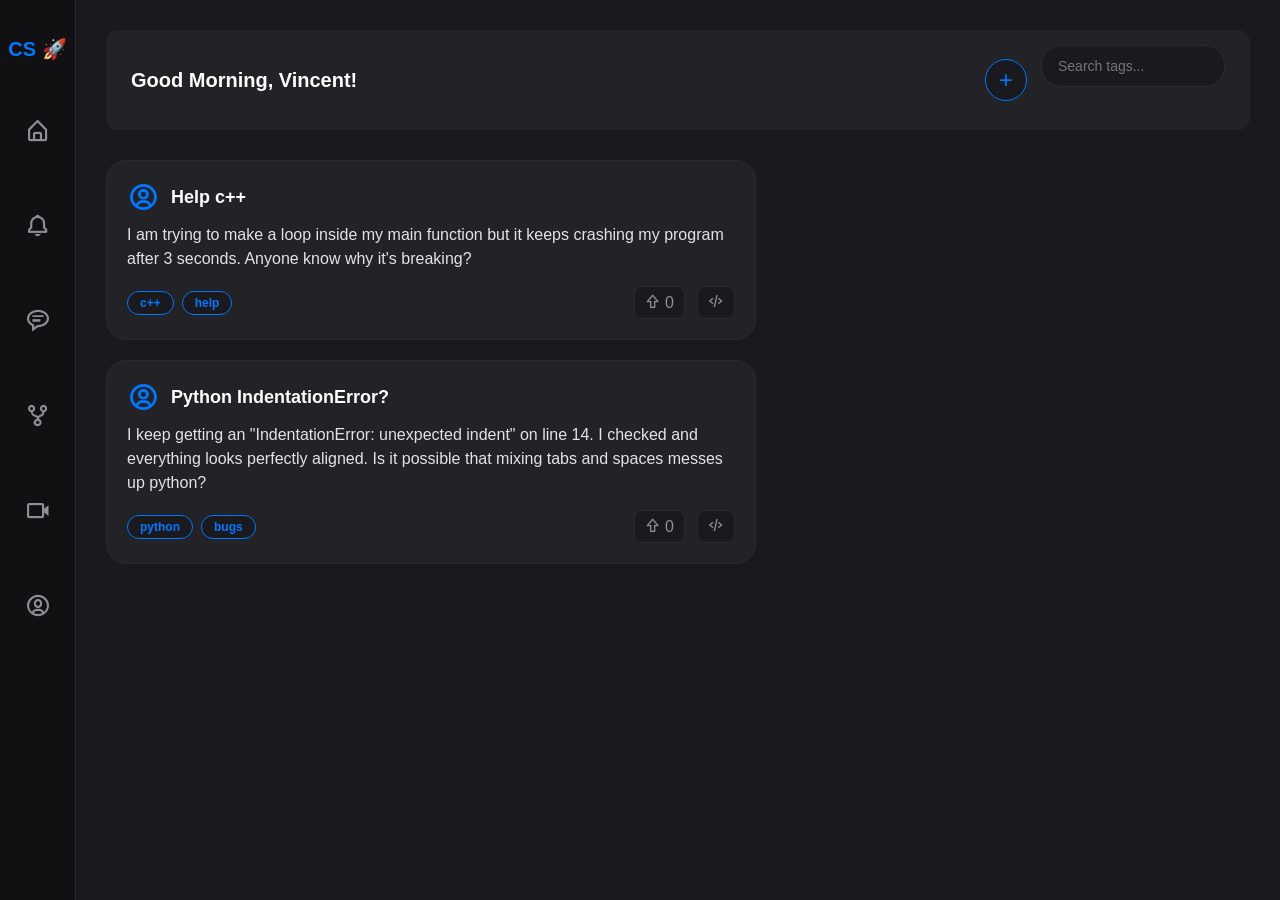
<file: index.html>
<!DOCTYPE html>
<html>
<head>
    <title>CodeSnap</title>
    <link href='https://unpkg.com/boxicons@2.1.4/css/boxicons.min.css' rel='stylesheet'>
    <link rel="stylesheet" href="style.css">
    <script src="script.js" defer></script>
</head>
<body>

    <div class="sidebar">
        <a href="index.html" style="text-decoration: none;"><h2>CS 🚀</h2></a> 
        <p><a href="index.html"><button title="Home"><i class='bx bx-home-alt'></i></button></a></p>
        <p><button title="Notifications"><i class='bx bx-bell'></i></button></p>
        <p><button title="DMs"><i class='bx bx-message-rounded-detail'></i></button></p>
        <p><button title="Forums"><i class='bx bx-git-repo-forked'></i></button></p>
        <p><a href="reels.html"><button title="Reels"><i class='bx bx-video'></i></button></a></p>
        <p><a href="profile.html"><button title="Profile"><i class='bx bx-user-circle'></i></button></a></p>
    </div>

    <div class="main-content">
        <div class="top-ribbon">
            <h1>Good Morning, Vincent!</h1>
            <div class="ribbon-actions">
                <a href="create-post.html" style="text-decoration: none;">
                    <button class="btn-primary" title="New Creation"><i class='bx bx-plus'></i></button>
                </a>
                
                <div style="display: flex; flex-direction: column; align-items: flex-start; gap: 8px;">
                    <input type="text" placeholder="Search tags...">
                    <div id="searchTagsList" class="tags-container" style="min-height: 20px;"></div>
                </div>
            </div>
        </div>

        <div class="feed-posts" id="mainFeed">
            
            <div class="post-card">
                <div class="post-header">
                    <a href="profile.html" class="profile-link" style="display:flex; align-items:center; justify-content:center; padding:0; border:none; background:none; cursor:pointer; color:#0077ff; font-size:32px; text-decoration:none;">
                        <i class='bx bx-user-circle'></i>
                    </a>
                    <h3 class="post-title">Help c++</h3>
                </div>
                <div class="post-body">
                    <p>I am trying to make a loop inside my main function but it keeps crashing my program after 3 seconds. Anyone know why it's breaking?</p>
                </div>
                <div class="post-footer">
                    <div class="tags-container">
                        <span class="tag">c++</span>
                        <span class="tag">help</span>
                    </div>
                    <div class="post-actions">
                        <button class="upvote-btn" title="Upvote"><i class='bx bx-upvote'></i> <span class="upvote-count">0</span></button>
                        <button class="debug-btn" title="Reply/Debug"><i class='bx bx-code-alt'></i></button>
                    </div>
                </div>
                <div class="debug-panel">
                    <div class="replies-list">
                        <div class="reply-item"><strong>@dev_dan:</strong> Check your exit condition. You probably built an accidental infinite loop that's chewing up all your RAM memory until it crashes!</div>
                    </div>
                    <div class="reply-input-row">
                        <input type="text" placeholder="Suggest a debug fix...">
                        <button class="submit-reply-btn">Submit Fix</button>
                    </div>
                </div>
            </div>

            <div class="post-card">
                <div class="post-header">
                    <a href="profile.html" class="profile-link" style="display:flex; align-items:center; justify-content:center; padding:0; border:none; background:none; cursor:pointer; color:#0077ff; font-size:32px; text-decoration:none;">
                        <i class='bx bx-user-circle'></i>
                    </a>
                    <h3 class="post-title">Python IndentationError?</h3>
                </div>
                <div class="post-body">
                    <p>I keep getting an "IndentationError: unexpected indent" on line 14. I checked and everything looks perfectly aligned. Is it possible that mixing tabs and spaces messes up python?</p>
                </div>
                <div class="post-footer">
                    <div class="tags-container">
                        <span class="tag">python</span>
                        <span class="tag">bugs</span>
                    </div>
                    <div class="post-actions">
                        <button class="upvote-btn" title="Upvote"><i class='bx bx-upvote'></i> <span class="upvote-count">0</span></button>
                        <button class="debug-btn" title="Reply/Debug"><i class='bx bx-code-alt'></i></button>
                    </div>
                </div>
                <div class="debug-panel">
                    <div class="replies-list">
                        <div class="reply-item"><strong>@py_guru:</strong> Yes! Mixing tabs and spaces is illegal in Python 3. Highlight your file and convert all indentation strictly to 4 spaces.</div>
                    </div>
                    <div class="reply-input-row">
                        <input type="text" placeholder="Suggest a debug fix...">
                        <button class="submit-reply-btn">Submit Fix</button>
                    </div>
                </div>
            </div>

        </div>
    </div>

</body>
</html>
</file>
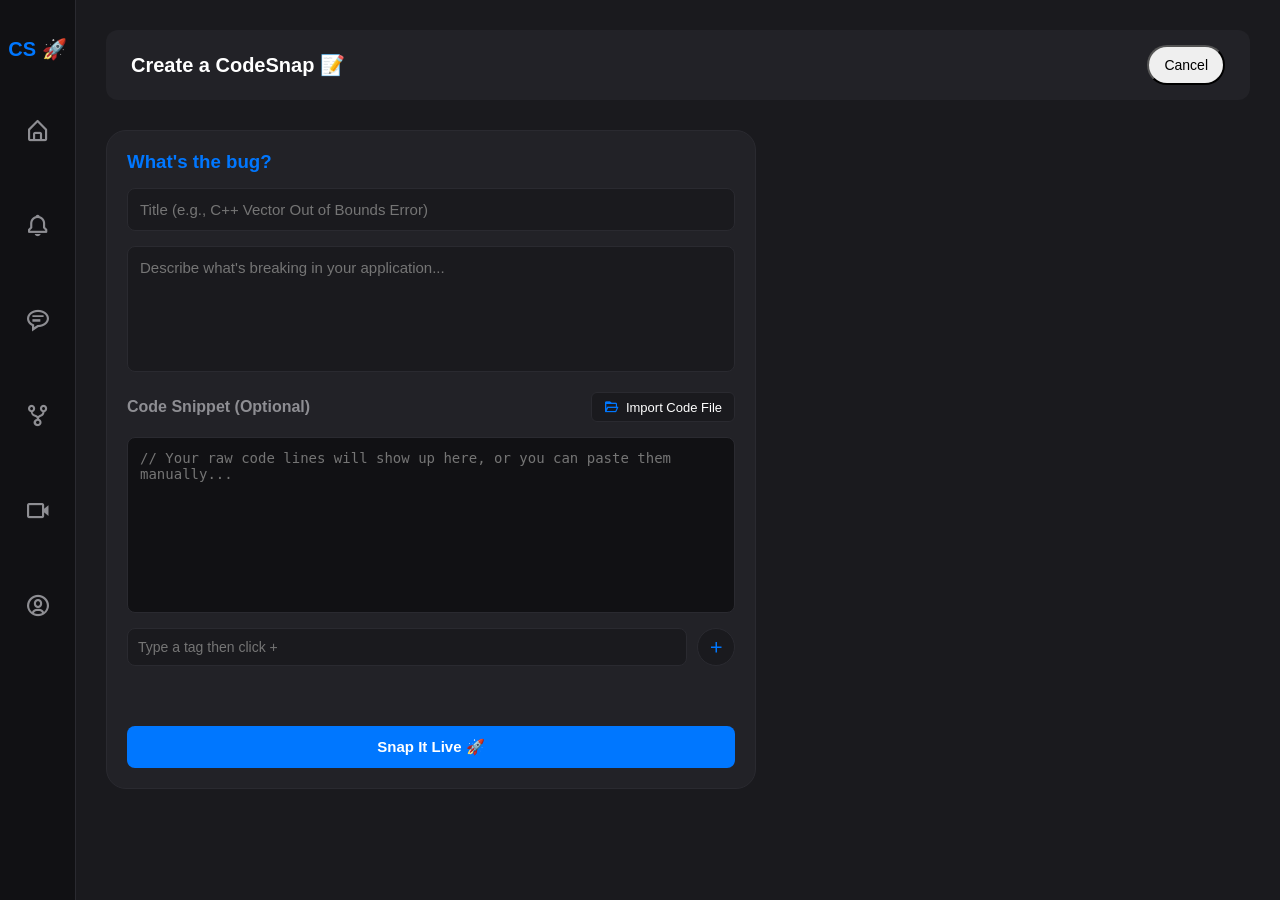
<file: create-post.html>
<!DOCTYPE html>
<html>
<head>
    <title>CodeSnap - Create Post</title>
    <link href='https://unpkg.com/boxicons@2.1.4/css/boxicons.min.css' rel='stylesheet'>
    <link rel="stylesheet" href="style.css">
    <script src="create.js" defer></script>
</head>
<body>

    <div class="sidebar">
        <a href="index.html" style="text-decoration: none;"><h2>CS 🚀</h2></a> 
        <p><a href="index.html"><button title="Home"><i class='bx bx-home-alt'></i></button></a></p>
        <p><button title="Notifications"><i class='bx bx-bell'></i></button></p>
        <p><button title="DMs"><i class='bx bx-message-rounded-detail'></i></button></p>
        <p><button title="Forums"><i class='bx bx-git-repo-forked'></i></button></p>
        <p><a href="reels.html"><button title="Reels"><i class='bx bx-video'></i></button></a></p>
        <p><a href="profile.html"><button title="Profile"><i class='bx bx-user-circle'></i></button></a></p>
    </div>

    <div class="main-content">
        <div class="top-ribbon">
            <h1>Create a CodeSnap 📝</h1>
            <a href="index.html" style="text-decoration: none;">
                <button class="btn-primary" style="width: auto; height: 40px; border-radius: 20px; padding: 0 15px; font-size: 14px;">
                    Cancel
                </button>
            </a>
        </div>

        <div class="feed-posts">
            <div class="post-card" style="display: flex; flex-direction: column; gap: 15px;">
                <h3 style="margin: 0; color: #0077ff;">What's the bug?</h3>
                
                <input type="text" id="postTitle" placeholder="Title (e.g., C++ Vector Out of Bounds Error)" style="background-color: #1a1a1e; border: 1px solid #2a2a30; color: #ffffff; padding: 12px; border-radius: 8px; outline: none; font-size: 15px;">
                <textarea id="postBody" placeholder="Describe what's breaking in your application..." style="background-color: #1a1a1e; border: 1px solid #2a2a30; color: #ffffff; padding: 12px; border-radius: 8px; outline: none; font-size: 15px; height: 100px; resize: none; font-family: sans-serif;"></textarea>
                
                <div style="display: flex; justify-content: space-between; align-items: center; margin-top: 5px;">
                    <h4 style="margin: 0; color: #8e8e93;">Code Snippet (Optional)</h4>
                    
                    <input type="file" id="codeFilePicker" accept=".cpp,.h,.java,.js,.py,.html,.css,.txt" style="display: none;">
                    <button type="button" id="uploadFileBtn" style="background-color: #1a1a1e; border: 1px solid #2a2a30; color: #ffffff; padding: 6px 12px; border-radius: 6px; font-size: 13px; cursor: pointer; display: flex; align-items: center; gap: 6px; transition: 0.2s;">
                        <i class='bx bx-folder-open' style="color: #0077ff; font-size: 16px;"></i> Import Code File
                    </button>
                </div>
                <textarea id="postCodeSnippet" placeholder="// Your raw code lines will show up here, or you can paste them manually..." style="background-color: #111114; border: 1px solid #2a2a30; color: #a9b7c6; padding: 12px; border-radius: 8px; outline: none; font-size: 14px; height: 150px; resize: none; font-family: monospace;"></textarea>

                <div style="display: flex; gap: 10px; align-items: center;">
                    <input type="text" id="tagInput" placeholder="Type a tag then click +" style="background-color: #1a1a1e; border: 1px solid #2a2a30; color: #ffffff; padding: 10px; border-radius: 8px; outline: none; font-size: 14px; flex: 1;">
                    <button id="addTagBtn" type="button" style="background-color: #1a1a1e; border: 1px solid #2a2a30; color: #0077ff; width: 38px; height: 38px; border-radius: 50%; display: flex; align-items: center; justify-content: center; font-size: 18px; cursor: pointer;"><i class='bx bx-plus'></i></button>
                </div>
                <div id="tagsList" class="tags-container" style="min-height: 25px;"></div>

                <button class="submit-post-btn" style="background-color: #0077ff; color: #ffffff; border: none; padding: 12px; border-radius: 8px; font-weight: bold; font-size: 15px; cursor: pointer; margin-top: 5px;">
                    Snap It Live 🚀
                </button>
            </div>
        </div>
    </div>

</body>
</html>
</file>
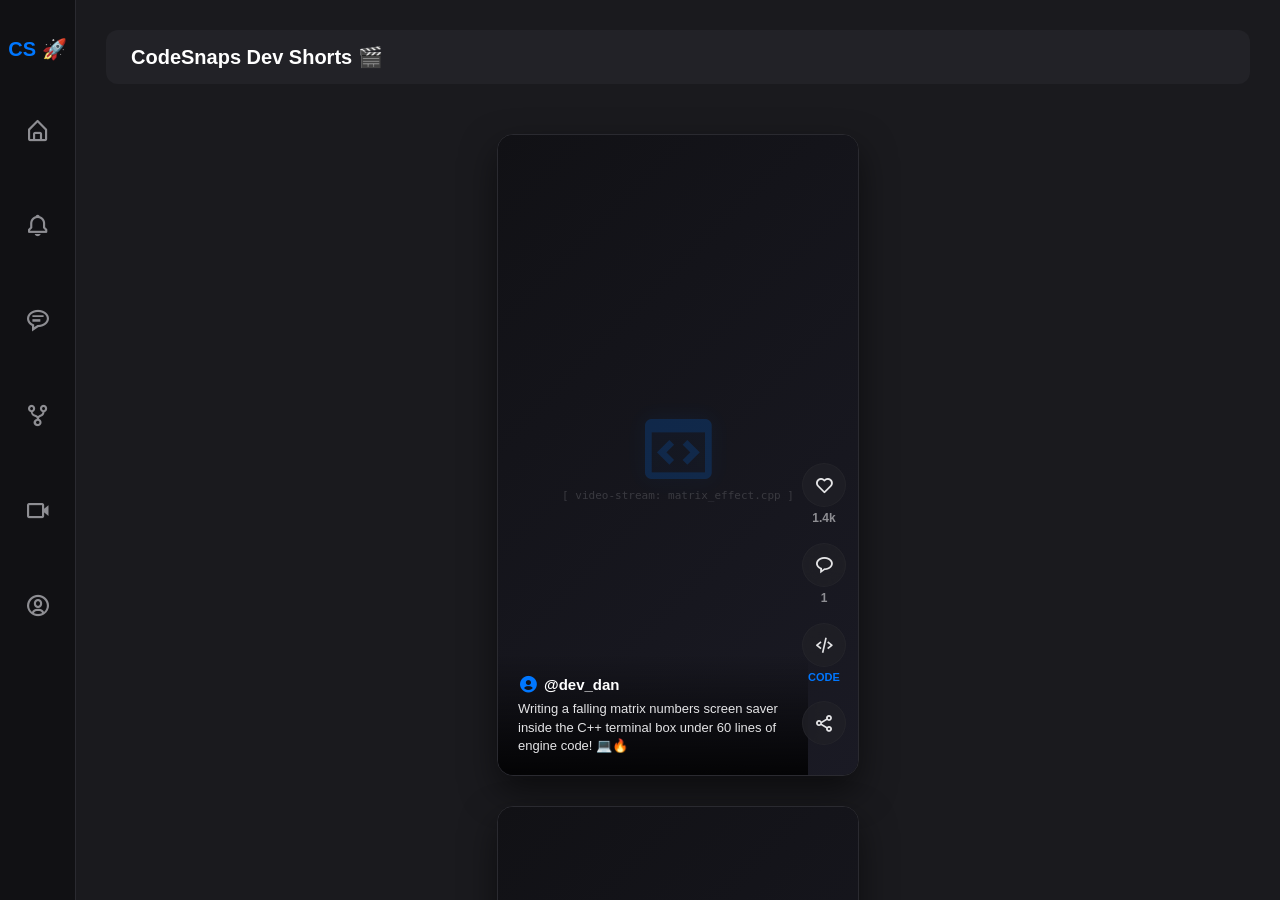
<file: reels.html>
<!DOCTYPE html>
<html>
<head>
    <title>CodeSnap - Reels</title>
    <link href='https://unpkg.com/boxicons@2.1.4/css/boxicons.min.css' rel='stylesheet'>
    <link rel="stylesheet" href="style.css">
    <script src="reels.js" defer></script>
</head>
<body>

    <div class="sidebar">
        <a href="index.html" style="text-decoration: none;"><h2>CS 🚀</h2></a> 
        <p><a href="index.html"><button title="Home"><i class='bx bx-home-alt'></i></button></a></p>
        <p><button title="Notifications"><i class='bx bx-bell'></i></button></p>
        <p><button title="DMs"><i class='bx bx-message-rounded-detail'></i></button></p>
        <p><button title="Forums"><i class='bx bx-git-repo-forked'></i></button></p>
        <p><a href="reels.html"><button title="Reels"><i class='bx bx-video'></i></button></a></p>
        <p><a href="profile.html"><button title="Profile"><i class='bx bx-user-circle'></i></button></a></p>
    </div>

    <div class="main-content">
        <div class="top-ribbon">
            <h1>CodeSnaps Dev Shorts 🎬</h1>
        </div>

        <div class="reels-scroll-wrapper">
            
            <div class="reel-viewport-card">
                <div class="reel-video-placeholder">
                    <i class='bx bx-code-block video-glow'></i>
                    <span style="font-family: monospace; font-size:11px; color:#3a3a40;">[ video-stream: matrix_effect.cpp ]</span>
                </div>

                <div class="reel-bottom-meta">
                    <h3><a href="profile.html" style="color:inherit; text-decoration:none; display:inline-flex; align-items:center; gap:6px;"><i class='bx bxs-user-circle' style="color:#0077ff; font-size:20px;"></i> @dev_dan</a></h3>
                    <p>Writing a falling matrix numbers screen saver inside the C++ terminal box under 60 lines of engine code! 💻🔥</p>
                </div>

                <div class="reel-sidebar-actions">
                    <div class="reel-action-node">
                        <button class="reel-like-btn" title="Like"><i class='bx bx-heart'></i></button>
                        <span class="like-counter">1.4k</span>
                    </div>
                    <div class="reel-action-node">
                        <button class="reel-comment-btn" title="Comments"><i class='bx bx-message-rounded'></i></button>
                        <span class="comment-counter">1</span>
                    </div>
                    <div class="reel-action-node">
                        <button class="reel-code-view-btn" title="View Snippet/Debug"><i class='bx bx-code-alt'></i></button>
                        <span style="color:#0077ff; font-size:11px; font-weight:bold;">CODE</span>
                    </div>
                    <div class="reel-action-node">
                        <button title="Share Snap"><i class='bx bx-share-alt'></i></button>
                    </div>
                </div>

                <div class="reel-comment-drawer">
                    <div class="reel-comment-header">
                        <span>Comments</span>
                        <button class="reel-comment-close">✕</button>
                    </div>
                    <div class="reel-comments-list">
                        <div class="reel-comment-item">
                            <a href="profile.html" class="reel-comment-pfp-link" title="View Profile">
                                <i class='bx bxs-user-circle' style="color:#ffcc00;"></i>
                            </a>
                            <div class="reel-comment-text-block">
                                <strong>@code_wizard</strong>
                                <p>Absolute fire snippet right here. Clean loop setup!</p>
                            </div>
                        </div>
                    </div>
                    <div class="reel-comment-input-row">
                        <input type="text" placeholder="Add a comment...">
                        <button class="reel-comment-submit-btn">Send</button>
                    </div>
                </div>

                <div class="reel-code-drawer">
                    <div class="reel-code-header">
                        <span style="font-size:13px; font-weight:bold; color:#8e8e93; font-family:monospace;">matrix_effect.cpp</span>
                        <button class="reel-code-copy-btn"><i class='bx bx-copy'></i> Copy</button>
                    </div>
                    <div class="reel-code-view-area">
                        <code>#include &lt;iostream&gt;
#include &lt;unistd.h&gt;

int main() {
    while(true) {
        std::cout &lt;&lt; (rand() % 2) &lt;&lt; "  ";
        if(rand() % 10 == 0) std::cout &lt;&lt; std::endl;
        usleep(10000);
    }
    return 0;
}</code>
                    </div>
                    <button class="reel-comment-close" style="margin-top:10px; width:100%; padding:6px; background:#1a1a1e; border:1px solid #2a2a30; border-radius:6px; color:white; cursor:pointer;">Close Preview</button>
                </div>
            </div>

            <div class="reel-viewport-card">
                <div class="reel-video-placeholder">
                    <i class='bx bx-game video-glow' style="color:#ffcc00;"></i>
                    <span style="font-family: monospace; font-size:11px; color:#3a3a40;">[ video-stream: unity_movement.cs ]</span>
                </div>

                <div class="reel-bottom-meta">
                    <h3><a href="profile.html" style="color:inherit; text-decoration:none; display:inline-flex; align-items:center; gap:6px;"><i class='bx bxs-user-circle' style="color:#ffcc00; font-size:20px;"></i> @unity_girl</a></h3>
                    <p>Fixed the double jump gravity vector calculation glitch inside the 2D platformer template system physics! 🎮✨</p>
                </div>

                <div class="reel-sidebar-actions">
                    <div class="reel-action-node">
                        <button class="reel-like-btn" title="Like"><i class='bx bx-heart'></i></button>
                        <span class="like-counter">834</span>
                    </div>
                    <div class="reel-action-node">
                        <button class="reel-comment-btn" title="Comments"><i class='bx bx-message-rounded'></i></button>
                        <span class="comment-counter">0</span>
                    </div>
                    <div class="reel-action-node">
                        <button class="reel-code-view-btn" title="View Snippet/Debug"><i class='bx bx-code-alt'></i></button>
                        <span style="color:#0077ff; font-size:11px; font-weight:bold;">CODE</span>
                    </div>
                    <div class="reel-action-node">
                        <button title="Share Snap"><i class='bx bx-share-alt'></i></button>
                    </div>
                </div>

                <div class="reel-comment-drawer">
                    <div class="reel-comment-header">
                        <span>Comments</span>
                        <button class="reel-comment-close">✕</button>
                    </div>
                    <div class="reel-comments-list"></div>
                    <div class="reel-comment-input-row">
                        <input type="text" placeholder="Add a comment...">
                        <button class="reel-comment-submit-btn">Send</button>
                    </div>
                </div>

                <div class="reel-code-drawer">
                    <div class="reel-code-header">
                        <span style="font-size:13px; font-weight:bold; color:#8e8e93; font-family:monospace;">unity_movement.cs</span>
                        <button class="reel-code-copy-btn"><i class='bx bx-copy'></i> Copy</button>
                    </div>
                    <div class="reel-code-view-area">
                        <code>using UnityEngine;

public class PlayerMovement : MonoBehaviour {
    public float jumpForce = 8f;
    private int jumpCount = 0;

    void Update() {
        if (Input.GetButtonDown("Jump") && jumpCount &lt; 2) {
            GetComponent&lt;Rigidbody2D&gt;().linearVelocity = Vector2.up * jumpForce;
            jumpCount++;
        }
    }
}</code>
                    </div>
                    <button class="reel-comment-close" style="margin-top:10px; width:100%; padding:6px; background:#1a1a1e; border:1px solid #2a2a30; border-radius:6px; color:white; cursor:pointer;">Close Preview</button>
                </div>
            </div>

        </div>
    </div>

</body>
</html>
</file>
<file: style.css>
/* ==========================================================================
   1. THE MAIN BACKGROUND & CORE RULES
   ========================================================================== */
body {
    margin: 0;
    font-family: sans-serif;
    background-color: #1a1a1e;
    color: #ffffff;
    display: flex;
    height: 100vh;
}

/* ==========================================================================
   2. THE LEFT SIDEBAR
   ========================================================================== */
.sidebar {
    width: 75px;
    background-color: #111114;
    display: flex;
    flex-direction: column;
    align-items: center;
    padding-top: 20px;
    border-right: 1px solid #2a2a30;
}

.sidebar h2 {
    color: #0077ff;
    font-size: 20px;
    margin-bottom: 40px;
}

.sidebar button {
    background: none;
    border: none;
    color: #8e8e93;
    font-size: 26px;
    cursor: pointer;
    margin-bottom: 30px;
    transition: 0.2s;
}

.sidebar button:hover {
    color: #0077ff;
}

/* ==========================================================================
   3. THE MAIN CONTENT AREA
   ========================================================================== */
.main-content {
    flex: 1;
    padding: 30px;
    display: flex;
    flex-direction: column;
    overflow-y: auto;
}

.top-ribbon {
    display: flex;
    align-items: center;
    justify-content: space-between;
    background-color: #222227;
    padding: 15px 25px;
    border-radius: 12px;
    margin-bottom: 30px;
}

.top-ribbon h1 {
    font-size: 20px;
    margin: 0;
}

/* ==========================================================================
   4. THE CODE-SNAP POST BUBBLES
   ========================================================================== */
.feed-posts {
    display: flex;
    flex-direction: column;
    gap: 20px;
    max-width: 650px;
}

.post-card {
    background-color: #222227;
    border: 1px solid #2a2a30;
    border-radius: 20px;
    padding: 20px;
}

.post-header {
    display: flex;
    align-items: center;
    gap: 12px;
    margin-bottom: 10px;
}

.profile-link {
    background: none;
    border: none;
    color: #0077ff;
    font-size: 32px;
    cursor: pointer;
    padding: 0;
}

.post-title {
    margin: 0;
    font-size: 18px;
    font-weight: 600;
}

.post-body p {
    color: #e4e4e6;
    line-height: 1.5;
    margin: 0 0 15px 0;
}

.post-footer {
    display: flex;
    justify-content: space-between;
    align-items: center;
}

.tags-container {
    display: flex;
    gap: 8px;
    flex-wrap: wrap;
}

.tag {
    background-color: #1a1a1e;
    border: 1px solid #0077ff;
    color: #0077ff;
    padding: 4px 12px;
    border-radius: 20px;
    font-size: 12px;
    font-weight: bold;
}

.post-actions {
    display: flex;
    gap: 12px;
}

.post-actions button {
    background: #1a1a1e;
    border: 1px solid #2a2a30;
    color: #8e8e93;
    padding: 6px 10px;
    border-radius: 8px;
    cursor: pointer;
    font-size: 16px;
    transition: 0.2s;
}

.post-actions button:hover {
    color: #ffffff;
    background-color: #0077ff;
    border-color: #0077ff;
}

/* ==========================================================================
   5. NAVIGATION RIBBON INTERACTIONS & SEARCH
   ========================================================================== */
.ribbon-actions {
    display: flex;
    align-items: center;
    gap: 14px;
}

.ribbon-actions button {
    background-color: #1a1a1e;
    border: 1px solid #2a2a30;
    color: #ffffff;
    width: 42px;
    height: 42px;
    border-radius: 50%;
    display: flex;
    align-items: center;
    justify-content: center;
    font-size: 20px;
    cursor: pointer;
    transition: 0.2s ease;
    padding: 0;
}

.ribbon-actions button:hover {
    background-color: #0077ff;
    border-color: #0077ff;
    transform: scale(1.08);
}

.ribbon-actions .btn-primary {
    border-color: #0077ff;
    color: #0077ff;
}

.ribbon-actions .btn-primary:hover {
    color: #ffffff;
}

.ribbon-actions input[type="text"] {
    background-color: #1a1a1e;
    border: 1px solid #2a2a30;
    color: #ffffff;
    padding: 0 16px;
    border-radius: 20px;
    outline: none;
    font-size: 14px;
    width: 150px;
    height: 40px;
    transition: 0.3s cubic-bezier(0.4, 0, 0.2, 1);
}

.ribbon-actions input[type="text"]:focus {
    border-color: #0077ff;
    width: 230px;
}

/* ==========================================================================
   7. COLLAPSIBLE DEBUG FEED (COMMENTS)
   ========================================================================== */
.debug-panel {
    display: none;
    border-top: 1px solid #2a2a30;
    margin-top: 15px;
    padding-top: 15px;
}

.debug-panel.open {
    display: block; 
}

.replies-list {
    display: flex;
    flex-direction: column;
    gap: 10px;
    margin-bottom: 15px;
    max-height: 200px;
    overflow-y: auto;
}

.reply-item {
    background-color: #1a1a1e;
    border: 1px solid #2a2a30;
    padding: 10px 14px;
    border-radius: 8px;
    font-size: 14px;
    color: #e4e4e6;
    line-height: 1.4;
}

.reply-input-row {
    display: flex;
    gap: 10px;
}

.reply-input-row input {
    background-color: #1a1a1e;
    border: 1px solid #2a2a30;
    color: #ffffff;
    padding: 8px 12px;
    border-radius: 6px;
    outline: none;
    flex: 1;
    font-size: 14px;
}

.submit-reply-btn {
    background-color: #222227;
    border: 1px solid #0077ff;
    color: #0077ff;
    padding: 8px 14px;
    border-radius: 6px;
    cursor: pointer;
    font-weight: bold;
    font-size: 13px;
    transition: 0.2s;
}

.submit-reply-btn:hover {
    background-color: #0077ff;
    color: #ffffff;
}

/* ==========================================================================
   8. CODE-SNAP MASTER PROFILE DESIGN
   ========================================================================== */
.profile-layout-grid {
    display: flex;
    flex-direction: row;
    gap: 30px;
    background-color: #222227;
    border: 1px solid #2a2a30;
    border-radius: 16px;
    padding: 30px;
    margin-bottom: 30px;
    align-items: flex-start;
}

.profile-left-col {
    display: flex;
    flex-direction: column;
    align-items: center;
    gap: 15px;
    min-width: 160px;
}

.pfp-container {
    position: relative;
    width: 110px;
    height: 110px;
    border-radius: 50%;
    background-color: #1a1a1e;
    border: 2px dashed #0077ff;
    display: flex;
    align-items: center;
    justify-content: center;
    overflow: hidden;
    cursor: pointer;
    transition: 0.2s;
}

.pfp-container img {
    width: 100%;
    height: 100%;
    object-fit: cover;
}

.pfp-container i.placeholder-icon {
    font-size: 45px;
    color: #8e8e93;
}

.pfp-overlay-tint {
    position: absolute;
    top: 0;
    left: 0;
    width: 100%;
    height: 100%;
    background-color: rgba(0, 119, 255, 0.6);
    display: flex;
    align-items: center;
    justify-content: center;
    opacity: 0;
    transition: 0.2s;
    color: #ffffff;
    font-size: 11px;
    font-weight: bold;
    text-align: center;
    padding: 5px;
}

.pfp-container.edit-active:hover .pfp-overlay-tint {
    opacity: 1;
}

.follow-stats-row {
    display: flex;
    gap: 15px;
    font-size: 13px;
    color: #8e8e93;
}

.profile-right-col {
    flex: 1;
    display: flex;
    flex-direction: column;
    gap: 10px;
}

.bio-display-box {
    background-color: #1a1a1e;
    border: 1px solid #2a2a30;
    padding: 15px;
    border-radius: 8px;
    min-height: 80px;
    color: #e4e4e6;
    font-size: 14px;
    line-height: 1.5;
}

.bio-edit-textarea {
    width: 100%;
    height: 80px;
    background-color: #111114;
    border: 1px solid #0077ff;
    color: #ffffff;
    padding: 12px;
    border-radius: 8px;
    resize: none;
    outline: none;
    font-size: 14px;
    display: none;
}

/* ==========================================================================
   9. BOTTOM NAVIGATION SUB-TABS PANEL
   ========================================================================== */
.profile-sub-tabs-row {
    display: flex;
    flex-direction: row;
    border-bottom: 1px solid #2a2a30;
    gap: 20px;
    margin-bottom: 20px;
}

.profile-tab-btn {
    background: #1a1a1e;
    border: 1px solid #2a2a30;
    color: #8e8e93;
    font-size: 14px;
    font-weight: 600;
    padding: 8px 16px;
    border-radius: 8px;
    cursor: pointer;
    transition: 0.2s;
}

.profile-tab-btn.active {
    color: #ffffff;
    background-color: #0077ff;
    border-color: #0077ff;
}

.tab-pane-content {
    display: none;
}

.tab-pane-content.active {
    display: block;
}

/* ==========================================================================
   10. MASTER POPUP OVERLAYS & CROP MASK RULES
   ========================================================================== */
.modal-overlay {
    display: none;
    position: fixed;
    top: 0;
    left: 0;
    width: 100%;
    height: 100%;
    background-color: rgba(0, 0, 0, 0.85);
    z-index: 9999;
    justify-content: center;
    align-items: center;
}

.modal-overlay.open {
    display: flex;
}

.modal-box {
    background-color: #222227;
    border: 1px solid #2a2a30;
    padding: 25px;
    border-radius: 12px;
    width: 90%;
    max-width: 420px;
    color: white;
    box-shadow: 0 10px 40px rgba(0, 0, 0, 0.6);
}

.crop-bounding-circle {
    width: 200px;
    height: 200px;
    border-radius: 50%;
    border: 3px dashed #0077ff;
    margin: 20px auto;
    overflow: hidden;
    display: flex;
    align-items: center;
    justify-content: center;
    background-color: #111114;
}

.crop-bounding-circle img {
    max-width: 100%;
    max-height: 100%;
    object-fit: cover;
}

/* ==========================================================================
   11. CODE-SNAP REELS FEED ARCHITECTURE (Reinforced Container)
   ========================================================================== */
.reels-scroll-wrapper {
    display: flex !important;
    flex-direction: column;
    align-items: center;
    gap: 30px;
    padding: 20px 0;
    width: 100%;
}

.reel-viewport-card {
    position: relative !important;
    width: 360px;
    height: 640px;
    background-color: #0c0c0e !important;
    border: 1px solid #2a2a30;
    border-radius: 16px;
    overflow: hidden;
    box-shadow: 0 15px 35px rgba(0,0,0,0.5);
    display: flex;
    align-items: center;
    justify-content: center;
}

.reel-video-placeholder {
    width: 100%;
    height: 100%;
    background: linear-gradient(135deg, #111115 0%, #1a1a24 100%);
    display: flex;
    flex-direction: column;
    align-items: center;
    justify-content: center;
    color: #44444a;
}

.reel-video-placeholder i.video-glow {
    font-size: 80px;
    color: #0077ff;
    opacity: 0.2;
    text-shadow: 0 0 20px rgba(0, 119, 255, 0.4);
}

.reel-bottom-meta {
    position: absolute;
    bottom: 0;
    left: 0;
    width: 75%;
    padding: 20px;
    background: linear-gradient(transparent, rgba(0,0,0,0.85));
    z-index: 10;
    text-align: left;
}

.reel-bottom-meta h3 {
    margin: 0 0 6px 0;
    font-size: 15px;
    color: #ffffff;
    display: flex;
    align-items: center;
    gap: 8px;
}

.reel-bottom-meta p {
    margin: 0;
    font-size: 13px;
    color: #e4e4e6;
    line-height: 1.4;
}

.reel-sidebar-actions {
    position: absolute;
    bottom: 30px;
    right: 12px;
    display: flex;
    flex-direction: column;
    align-items: center;
    gap: 18px;
    z-index: 10;
}

.reel-action-node {
    display: flex;
    flex-direction: column;
    align-items: center;
    gap: 4px;
}

.reel-action-node button {
    background: rgba(34, 34, 39, 0.7);
    border: 1px solid rgba(42, 42, 48, 0.5);
    backdrop-filter: blur(8px);
    color: #e4e4e6;
    width: 44px;
    height: 44px;
    border-radius: 50%;
    display: flex;
    align-items: center;
    justify-content: center;
    font-size: 20px;
    cursor: pointer;
    transition: 0.2s ease;
    padding: 0;
}

.reel-action-node button:hover {
    transform: scale(1.1);
    color: #ffffff;
}

.reel-action-node button.liked {
    color: #ff3b30;
    background: rgba(255, 59, 48, 0.15);
    border-color: #ff3b30;
}

.reel-action-node span {
    font-size: 12px;
    color: #8e8e93;
    font-weight: 600;
}

/* ==========================================================================
   12. REELS COMMENT DRAWER LAYOUT (Solid & PFP Formatted)
   ========================================================================== */
.reel-comment-drawer {
    position: absolute !important;
    bottom: 0 !important;
    left: 0 !important;
    right: 0 !important;
    width: 100% !important;
    height: 65% !important;
    background-color: #16161a !important;
    border-top: 1px solid #2a2a30 !important;
    border-radius: 16px 16px 0 0 !important;
    z-index: 500 !important;
    display: none; 
    flex-direction: column;
    padding: 15px !important;
    box-sizing: border-box !important;
}

.reel-comment-drawer.open {
    display: flex !important;
}

.reel-comment-header {
    display: flex !important;
    justify-content: space-between !important;
    align-items: center !important;
    margin-bottom: 12px !important;
    color: #ffffff !important;
    font-weight: bold !important;
    font-size: 14px !important;
}

.reel-comment-close {
    background: none !important;
    border: none !important;
    color: #8e8e93 !important;
    font-size: 18px !important;
    cursor: pointer !important;
    padding: 0 !important;
}

.reel-comments-list {
    flex: 1 !important;
    overflow-y: auto !important;
    display: flex !important;
    flex-direction: column !important;
    gap: 10px !important;
    margin-bottom: 12px !important;
}

.reel-comment-item {
    display: flex !important;
    align-items: flex-start !important;
    gap: 10px !important;
    background-color: #222227 !important;
    border: 1px solid #2a2a30 !important;
    padding: 10px !important;
    border-radius: 10px !important;
}

.reel-comment-pfp-link {
    display: block !important;
    width: 28px !important;
    height: 28px !important;
    border-radius: 50% !important;
    overflow: hidden !important;
    flex-shrink: 0 !important;
}

.reel-comment-pfp-link img {
    width: 100% !important;
    height: 100% !important;
    object-fit: cover !important;
}

.reel-comment-pfp-link i {
    font-size: 28px !important;
    color: #8e8e93 !important;
}

.reel-comment-text-block {
    flex: 1 !important;
    text-align: left !important;
}

.reel-comment-text-block strong {
    display: block !important;
    font-size: 12px !important;
    color: #0077ff !important;
    margin-bottom: 2px !important;
}

.reel-comment-text-block p {
    margin: 0 !important;
    font-size: 12px !important;
    color: #e4e4e6 !important;
    line-height: 1.4 !important;
}

.reel-comment-input-row {
    display: flex !important;
    gap: 8px !important;
    width: 100% !important;
    box-sizing: border-box !important;
}

.reel-comment-input-row input {
    background-color: #222227 !important;
    border: 1px solid #2a2a30 !important;
    color: #ffffff !important;
    padding: 8px 12px !important;
    border-radius: 6px !important;
    outline: none !important;
    flex: 1 !important;
    font-size: 13px !important;
    box-sizing: border-box !important;
}

.reel-comment-submit-btn {
    background: #222227 !important;
    border: 1px solid #0077ff !important;
    color: #0077ff !important;
    padding: 6px 14px !important;
    border-radius: 6px !important;
    cursor: pointer !important;
    font-weight: bold !important;
    font-size: 12px !important;
}

.reel-comment-submit-btn:hover {
    background-color: #0077ff !important;
    color: #ffffff !important;
}

/* ==========================================================================
   13. REELS CODE SNIPPET DRAWER LAYOUT (Solid & Self-Contained)
   ========================================================================== */
.reel-code-drawer {
    position: absolute !important;
    bottom: 0 !important;
    left: 0 !important;
    right: 0 !important;
    width: 100% !important;
    height: 70% !important;
    background-color: #111114 !important;
    border-top: 1px solid #2a2a30 !important;
    border-radius: 16px 16px 0 0 !important;
    z-index: 600 !important;
    display: none;
    flex-direction: column;
    padding: 15px !important;
    box-sizing: border-box !important;
}

.reel-code-drawer.open {
    display: flex !important;
}

.reel-code-header {
    display: flex !important;
    justify-content: space-between !important;
    align-items: center !important;
    margin-bottom: 12px !important;
}

.reel-code-copy-btn {
    background: #1a1a1e !important;
    border: 1px solid #2a2a30 !important;
    color: #8e8e93 !important;
    font-size: 11px !important;
    padding: 4px 10px !important;
    border-radius: 6px !important;
    cursor: pointer !important;
    display: flex !important;
    align-items: center !important;
    gap: 4px !important;
}

.reel-code-copy-btn:hover {
    color: #ffffff !important;
    border-color: #0077ff !important;
}

.reel-code-view-area {
    flex: 1 !important;
    background-color: #0c0c0e !important;
    border: 1px solid #2a2a30 !important;
    border-radius: 8px !important;
    padding: 12px !important;
    margin: 0 !important;
    overflow: auto !important;
    text-align: left !important;
}

.reel-code-view-area code {
    font-family: monospace !important;
    font-size: 12px !important;
    color: #a9b7c6 !important;
    white-space: pre !important;
}
</file>
